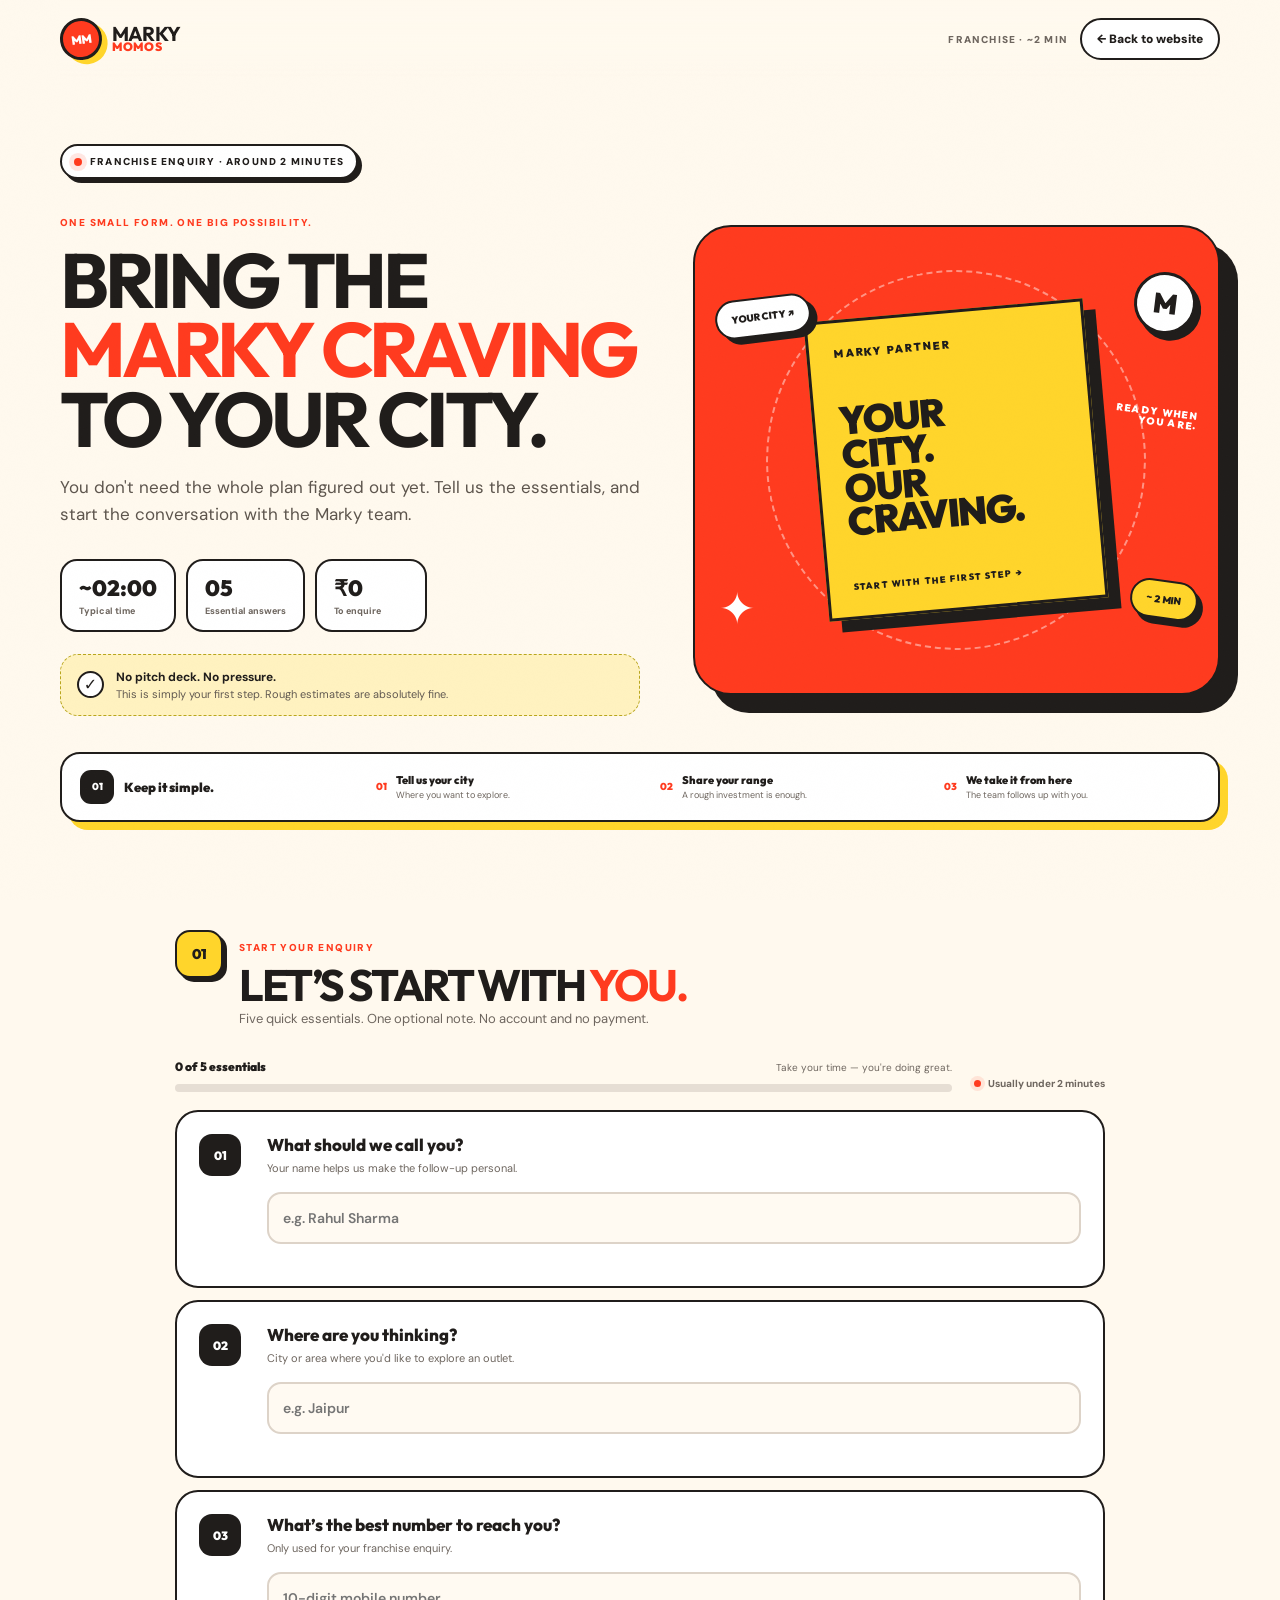
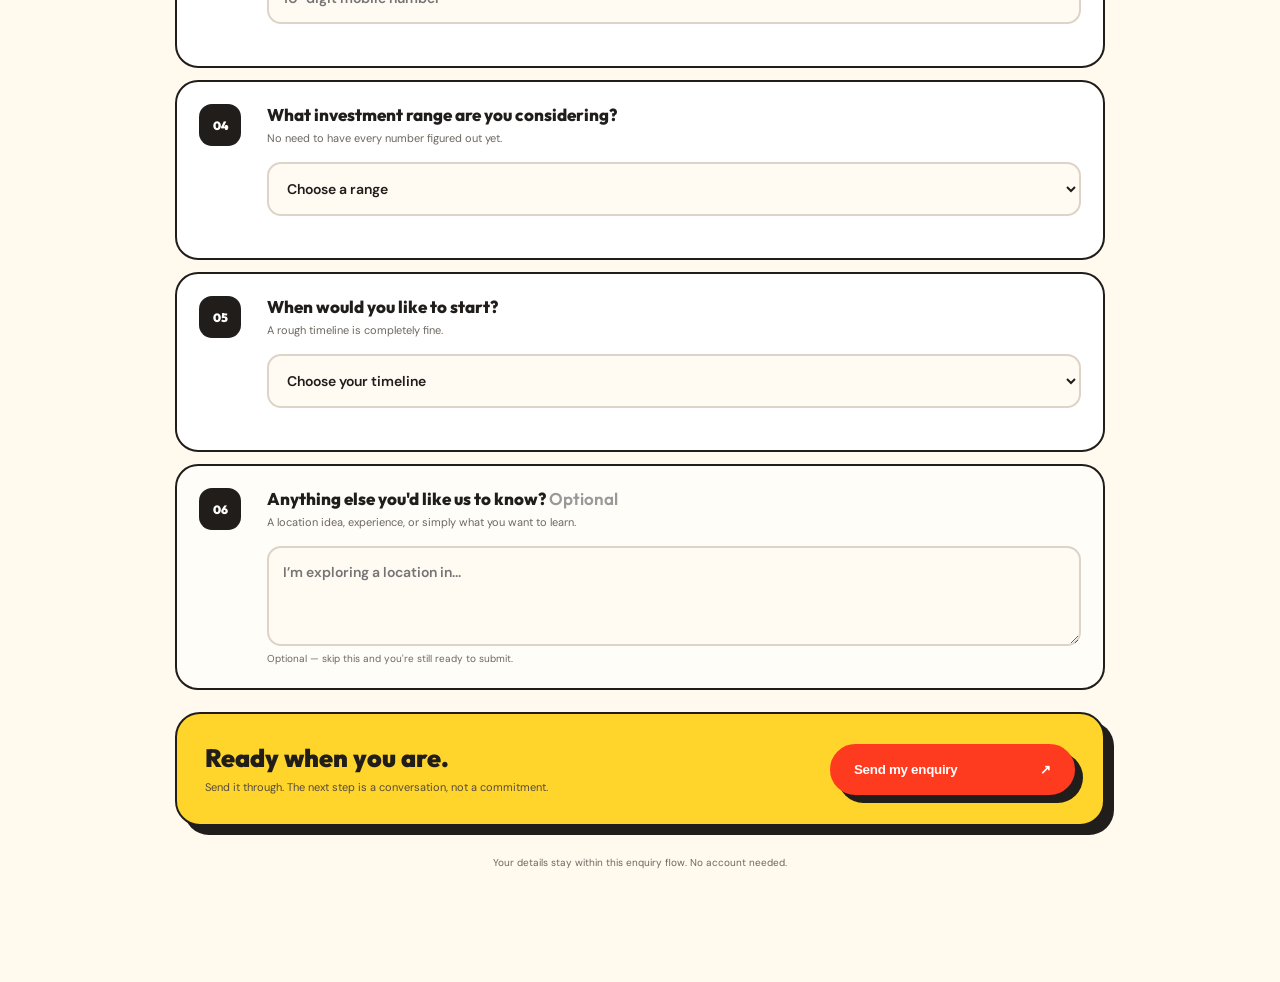
<file: franchise.html>
<!doctype html>
<html lang="en">
<head>
<meta charset="utf-8">
<meta name="viewport" content="width=device-width, initial-scale=1">
<title>Franchise Enquiry — Marky Momos</title>
<meta name="description" content="Start a Marky Momos franchise conversation in around 2 minutes. Share the essentials and let the team take it from there.">
<link rel="preconnect" href="https://fonts.googleapis.com">
<link rel="preconnect" href="https://fonts.gstatic.com" crossorigin>
<link href="https://fonts.googleapis.com/css2?family=DM+Sans:wght@400;500;600;700;800&family=Outfit:wght@500;600;700;800;900&display=swap" rel="stylesheet">
<link rel="stylesheet" href="styles.css">
<link rel="stylesheet" href="franchise.css">
</head>
<body class="franchise-page">
<div class="noise"></div>
<header class="nav shell franchise-nav">
  <a class="brand" href="index.html" aria-label="Marky Momos home">
    <span class="brand-mark"><span>MM</span></span>
    <span class="brand-word"><b>MARKY</b><em>MOMOS</em></span>
  </a>
  <div class="franchise-nav-right">
    <span class="nav-proof">FRANCHISE · ~2 MIN</span>
    <a class="back-home" href="index.html">← Back to website</a>
  </div>
</header>

<main>
<section class="franchise-hero shell">
  <div class="hero-kicker"><span class="live-dot"></span> FRANCHISE ENQUIRY · AROUND 2 MINUTES</div>
  <div class="hero-grid">
    <div class="hero-content">
      <p class="mini-label">ONE SMALL FORM. ONE BIG POSSIBILITY.</p>
      <h1>Bring the <span>Marky craving</span><br>to your city.</h1>
      <p class="hero-lede">You don't need the whole plan figured out yet. Tell us the essentials, and start the conversation with the Marky team.</p>

      <div class="promise-row">
        <div><b>~02:00</b><span>Typical time</span></div>
        <div><b>05</b><span>Essential answers</span></div>
        <div><b>₹0</b><span>To enquire</span></div>
      </div>

      <div class="reassurance">
        <span>✓</span>
        <div>
          <strong>No pitch deck. No pressure.</strong>
          <small>This is simply your first step. Rough estimates are absolutely fine.</small>
        </div>
      </div>
    </div>

    <div class="hero-art" aria-hidden="true">
      <div class="orbit orbit-a"></div><div class="orbit orbit-b"></div>
      <div class="art-card card-main">
        <span>MARKY PARTNER</span>
        <b>YOUR<br>CITY.<br>OUR CRAVING.</b>
        <small>START WITH THE FIRST STEP →</small>
      </div>
      <div class="art-chip chip-city">YOUR CITY ↗</div>
      <div class="art-chip chip-time">~ 2 MIN</div>
      <div class="art-dumpling">M</div>
      <div class="art-star">✦</div>
      <div class="art-caption">READY WHEN<br>YOU ARE.</div>
    </div>
  </div>

  <div class="journey-strip" aria-label="What happens next">
    <div class="journey-intro"><span>01</span><strong>Keep it simple.</strong></div>
    <div class="journey-step"><span>01</span><div><b>Tell us your city</b><small>Where you want to explore.</small></div></div>
    <div class="journey-line"></div>
    <div class="journey-step"><span>02</span><div><b>Share your range</b><small>A rough investment is enough.</small></div></div>
    <div class="journey-line"></div>
    <div class="journey-step"><span>03</span><div><b>We take it from here</b><small>The team follows up with you.</small></div></div>
  </div>
</section>

<section class="form-zone shell">
  <div class="form-intro">
    <div class="step-badge">01</div>
    <div>
      <p class="mini-label">START YOUR ENQUIRY</p>
      <h2>Let’s start with <span>you.</span></h2>
      <p>Five quick essentials. One optional note. No account and no payment.</p>
    </div>
  </div>

  <div class="form-meta-row">
    <div class="form-progress" aria-live="polite">
      <div class="progress-copy"><strong id="progressText">0 of 5 essentials</strong><span id="progressHint">Take your time — you're doing great.</span></div>
      <div class="progress-track"><span id="progressBar"></span></div>
    </div>
    <div class="form-time"><span class="time-dot"></span> Usually under 2 minutes</div>
  </div>

  <form id="franchiseForm" novalidate>
    <div class="question-card" data-field-card>
      <div class="question-no">01</div>
      <label for="franchiseName"><strong>What should we call you?</strong><span>Your name helps us make the follow-up personal.</span></label>
      <div class="field-wrap"><input id="franchiseName" name="name" autocomplete="name" placeholder="e.g. Rahul Sharma" required><small class="field-feedback" aria-live="polite"></small></div>
    </div>

    <div class="question-card" data-field-card>
      <div class="question-no">02</div>
      <label for="franchiseCity"><strong>Where are you thinking?</strong><span>City or area where you'd like to explore an outlet.</span></label>
      <div class="field-wrap"><input id="franchiseCity" name="city" autocomplete="address-level2" placeholder="e.g. Jaipur" required><small class="field-feedback" aria-live="polite"></small></div>
    </div>

    <div class="question-card" data-field-card>
      <div class="question-no">03</div>
      <label for="franchisePhone"><strong>What’s the best number to reach you?</strong><span>Only used for your franchise enquiry.</span></label>
      <div class="field-wrap"><input id="franchisePhone" name="phone" autocomplete="tel" inputmode="tel" maxlength="15" placeholder="10-digit mobile number" required><small class="field-feedback" aria-live="polite"></small></div>
    </div>

    <div class="question-card" data-field-card>
      <div class="question-no">04</div>
      <label for="franchiseInvestment"><strong>What investment range are you considering?</strong><span>No need to have every number figured out yet.</span></label>
      <div class="field-wrap"><select id="franchiseInvestment" name="investment" required>
        <option value="" selected disabled>Choose a range</option>
        <option>15–20 lakh</option><option>20–30 lakh</option><option>30 lakh+</option><option>Still figuring it out</option>
      </select><small class="field-feedback" aria-live="polite"></small></div>
    </div>

    <div class="question-card" data-field-card>
      <div class="question-no">05</div>
      <label for="franchiseStart"><strong>When would you like to start?</strong><span>A rough timeline is completely fine.</span></label>
      <div class="field-wrap"><select id="franchiseStart" name="start" required>
        <option value="" selected disabled>Choose your timeline</option>
        <option>Immediately</option><option>In a month</option><option>In 3 months</option><option>Just researching</option>
      </select><small class="field-feedback" aria-live="polite"></small></div>
    </div>

    <div class="question-card optional-card" data-field-card>
      <div class="question-no">06</div>
      <label for="franchiseNote"><strong>Anything else you'd like us to know? <em>Optional</em></strong><span>A location idea, experience, or simply what you want to learn.</span></label>
      <div class="field-wrap"><textarea id="franchiseNote" name="note" maxlength="500" placeholder="I’m exploring a location in..."></textarea><small class="field-feedback">Optional — skip this and you're still ready to submit.</small></div>
    </div>

    <input class="trap-field" id="franchiseWebsite" name="website" tabindex="-1" autocomplete="off" aria-hidden="true">
    <input type="hidden" id="franchiseSource" name="source" value="marky-momos-franchise-page">

    <div class="submit-zone">
      <div>
        <div class="submit-title">Ready when you are.</div>
        <p>Send it through. The next step is a conversation, not a commitment.</p>
      </div>
      <button class="btn btn-red btn-pop submit-btn" type="submit"><span>Send my enquiry</span><span>↗</span></button>
    </div>
    <p id="franchiseNoteStatus" class="form-status" aria-live="polite">Your details stay within this enquiry flow. No account needed.</p>
  </form>
</section>
</main>

<div class="success-modal" id="successModal" aria-hidden="true">
  <div class="success-backdrop" data-success-close></div>
  <div class="success-dialog achievement-dialog" role="dialog" aria-modal="true" aria-labelledby="successTitle">
    <button class="success-close" data-success-close aria-label="Close">×</button>
    <div class="success-burst" aria-hidden="true"><i></i><i></i><i></i><i></i><i></i><i></i><i></i><i></i></div>
    <div class="achievement-icon"><span>✓</span></div>
    <p class="success-kicker">STEP 01 · COMPLETE</p>
    <h3 id="successTitle">You’re officially on the next step.</h3>
    <p>Your franchise enquiry is in. Nice work — you just turned an idea into a real conversation.</p>
    <div class="next-card"><span>02</span><div><strong>What happens next?</strong><small>The Marky team reviews your details and follows up about the opportunity.</small></div></div>
    <a class="btn btn-black success-home" href="index.html">Back to Marky Momos <span>↗</span></a>
  </div>
</div>
<script src="franchise.js"></script>
</body>
</html>
</file>
<file: styles.css>
:root{--red:#ff3b1f;--red-dark:#c92d18;--yellow:#ffd52b;--black:#11100f;--paper:#fff9ee;--ink:#201d1b;--muted:#6e665f;--line:#1d19161c;--white:#fff;--radius:28px;--shadow:0 20px 50px rgba(32,25,20,.12)}
*{box-sizing:border-box}html{scroll-behavior:smooth}body{margin:0;background:var(--paper);color:var(--ink);font-family:'DM Sans',system-ui,sans-serif;overflow-x:hidden}.noise{position:fixed;inset:0;pointer-events:none;opacity:.06;background-image:url("data:image/svg+xml,%3Csvg xmlns='http://www.w3.org/2000/svg' width='160' height='160' viewBox='0 0 160 160'%3E%3Cfilter id='n'%3E%3CfeTurbulence type='fractalNoise' baseFrequency='.85' numOctaves='3' stitchTiles='stitch'/%3E%3C/filter%3E%3Crect width='100%25' height='100%25' filter='url(%23n)' opacity='.18'/%3E%3C/svg%3E");z-index:40}.scroll-line{position:fixed;left:0;top:0;height:4px;background:var(--red);width:0;z-index:100}.shell{width:min(1160px,calc(100% - 40px));margin:0 auto}.section-pad{padding:110px 0}.nav{position:sticky;top:0;z-index:50;display:flex;align-items:center;justify-content:space-between;gap:24px;padding:18px 0;background:linear-gradient(var(--paper),rgba(255,249,238,.88) 65%,transparent)}.brand{display:inline-flex;align-items:center;gap:10px;color:var(--ink);text-decoration:none}.brand-mark{width:42px;height:42px;background:var(--red);border:3px solid var(--ink);border-radius:50%;display:grid;place-items:center;transform:rotate(-8deg);box-shadow:5px 5px 0 var(--yellow)}.brand-mark span{font-family:Outfit,sans-serif;font-size:12px;font-weight:900;color:#fff;letter-spacing:-.04em}.brand-word{display:flex;flex-direction:column;line-height:.84;letter-spacing:-.05em}.brand-word b{font-family:Outfit,sans-serif;font-size:20px}.brand-word em{font-style:normal;font-family:Outfit,sans-serif;font-weight:900;font-size:12px;color:var(--red);letter-spacing:.06em}.nav-links{display:flex;gap:28px}.nav-links a,.footer-links a{font-size:14px;font-weight:700;color:var(--ink);text-decoration:none;position:relative}.nav-links a:after,.footer-links a:after{content:'';position:absolute;left:0;bottom:-6px;width:100%;height:2px;background:var(--red);transform:scaleX(0);transform-origin:right;transition:transform .25s ease}.nav-links a:hover:after,.footer-links a:hover:after{transform:scaleX(1);transform-origin:left}.nav-actions{display:flex;gap:10px}.pill{padding:10px 16px;border-radius:999px;text-decoration:none;font-weight:800;font-size:13px;border:2px solid var(--ink)}.pill-light{background:#fff}.pill-red{background:var(--red);color:#fff;border-color:var(--red)}
.eyebrow{display:inline-flex;align-items:center;gap:9px;font-size:11px;font-weight:900;letter-spacing:.16em;text-transform:uppercase}.dot{width:8px;height:8px;border-radius:50%;background:var(--red);box-shadow:0 0 0 5px rgba(255,59,31,.12)}h1,h2,h3{font-family:Outfit,sans-serif;margin:0;letter-spacing:-.055em}h1{font-size:clamp(64px,9vw,132px);line-height:.79;text-transform:uppercase}h1 span,h2 span{color:var(--red)}h2{font-size:clamp(52px,7vw,90px);line-height:.86;text-transform:uppercase}h3{font-size:clamp(28px,3vw,44px);line-height:.92}p{font-size:16px;line-height:1.65;color:var(--muted)}
.hero{display:grid;grid-template-columns:1.02fr .98fr;gap:50px;align-items:center;min-height:720px}.hero-copy{padding-top:30px}.hero-copy>p{max-width:560px;font-size:19px}.hero-ctas{display:flex;gap:14px;margin:32px 0}.btn{display:inline-flex;align-items:center;justify-content:center;gap:14px;padding:16px 22px;border-radius:999px;text-decoration:none;font-weight:900;letter-spacing:-.02em;border:2px solid var(--ink);transition:transform .18s ease,box-shadow .18s ease,background .18s ease}.btn-red{background:var(--red);color:#fff;border-color:var(--red);box-shadow:8px 8px 0 var(--ink)}.btn-outline{background:transparent;color:var(--ink)}.btn-black{background:var(--ink);color:#fff}.btn-pop:hover{transform:translate(-2px,-2px);box-shadow:10px 10px 0 var(--yellow)}.btn:active{transform:translate(1px,1px)}.hero-trust{display:flex;flex-wrap:wrap;gap:28px;margin-top:36px;padding-top:18px;border-top:1px solid var(--line)}.hero-trust div{display:flex;flex-direction:column}.hero-trust strong{font-family:Outfit,sans-serif;font-size:22px}.hero-trust span{font-size:11px;color:var(--muted);max-width:145px}.hero-visual{position:relative;min-height:650px;display:flex;align-items:center;justify-content:center}.hero-card{position:relative;width:min(560px,94%);border-radius:40px;padding:16px;background:var(--yellow);border:2px solid var(--ink);box-shadow:18px 18px 0 var(--ink);transform:rotate(2.5deg);overflow:visible}.hero-image-wrap{position:relative;height:535px;border-radius:30px;overflow:hidden;background:#d8cda7}.hero-image-wrap img{width:100%;height:100%;object-fit:cover;display:block;filter:saturate(1.12) contrast(1.02)}.hero-caption{padding:18px 10px 12px;display:flex;flex-direction:column}.hero-caption span{font-size:11px;font-weight:900;letter-spacing:.14em}.hero-caption b{font-family:Outfit,sans-serif;font-size:28px;line-height:1}.hero-caption small{font-size:12px;margin-top:3px}.hero-sticker{position:absolute;right:-28px;top:30px;display:grid;place-items:center;width:116px;height:116px;background:var(--red);color:#fff;border:3px solid var(--ink);border-radius:50%;font-family:Outfit,sans-serif;font-weight:900;font-size:17px;line-height:.83;text-align:center;transform:rotate(12deg);box-shadow:8px 8px 0 var(--white)}.float-chip{position:absolute;padding:13px 17px;border:2px solid var(--ink);border-radius:999px;font-weight:900;box-shadow:6px 6px 0 var(--ink)}.chip-yellow{left:-20px;top:120px;background:var(--yellow);transform:rotate(-8deg)}.chip-white{right:4px;bottom:92px;background:#fff;transform:rotate(7deg)}.scribble{position:absolute;left:8px;bottom:20px;font-family:Outfit,sans-serif;font-weight:900;font-size:20px;line-height:.8;color:var(--red);transform:rotate(-12deg);text-shadow:2px 2px 0 #fff}
.steam{position:absolute;width:25px;height:110px;border:4px solid rgba(255,255,255,.7);border-left-color:transparent;border-bottom-color:transparent;border-radius:50%;filter:blur(.3px);top:26px;opacity:.75}.steam-a{left:34%;animation:steam 3.2s infinite ease-in-out}.steam-b{left:48%;animation:steam 2.7s .8s infinite ease-in-out}.steam-c{left:62%;animation:steam 3.6s 1.2s infinite ease-in-out}@keyframes steam{0%,100%{transform:translateY(5px) rotate(8deg);opacity:0}25%{opacity:.75}60%{transform:translate(-8px,-25px) rotate(-5deg)}100%{transform:translate(8px,-58px) rotate(15deg);opacity:0}}
.ticker-band{background:var(--red);color:#fff;border-top:2px solid var(--ink);border-bottom:2px solid var(--ink);overflow:hidden;white-space:nowrap}.ticker-track{display:inline-flex;align-items:center;gap:26px;padding:15px 0;min-width:100%;font-family:Outfit,sans-serif;font-size:18px;font-weight:900;letter-spacing:.05em;animation:ticker 24s linear infinite}.ticker-track i{font-style:normal;color:var(--yellow)}@keyframes ticker{to{transform:translateX(-48%)}}
.section-head{display:grid;grid-template-columns:1fr 1fr;gap:40px;align-items:end;margin-bottom:44px}.section-head>p{max-width:500px;margin:0 0 4px}.menu-grid{display:grid;grid-template-columns:1.2fr .8fr .8fr;grid-template-rows:auto auto;gap:18px}.menu-card{border:2px solid var(--ink);border-radius:var(--radius);min-height:285px;position:relative;overflow:hidden;box-shadow:var(--shadow);transition:transform .2s ease,box-shadow .2s ease}.menu-card:hover{box-shadow:14px 14px 0 var(--ink)}.menu-main{grid-row:span 2;background:#fff}.menu-img{height:245px;overflow:hidden}.menu-img img{width:100%;height:100%;object-fit:cover;display:block;transition:transform .55s cubic-bezier(.2,.8,.2,1)}.menu-card:hover .menu-img img{transform:scale(1.065)}.menu-meta{display:flex;gap:8px;align-items:center;padding:14px 18px 0}.tag{display:inline-flex;padding:7px 10px;border-radius:999px;font-size:10px;letter-spacing:.1em;font-weight:900}.tag-red{background:var(--red);color:#fff}.tag-dark{background:var(--ink);color:#fff}.tag-yellow{background:var(--yellow);color:var(--ink)}.dish-type{font-size:11px;font-weight:900;color:var(--muted)}.menu-main h3,.menu-main p{padding-left:18px;padding-right:18px}.menu-main h3{margin-top:10px}.menu-main p{margin-bottom:20px}.card-arrow{position:absolute;right:18px;bottom:18px;width:46px;height:46px;border-radius:50%;background:var(--yellow);border:2px solid var(--ink);display:grid;place-items:center;font-weight:900}.menu-yellow{background:var(--yellow);padding:26px}.menu-black{background:var(--ink);color:#fff;padding:26px}.menu-card .number{font-family:Outfit,sans-serif;font-size:14px;opacity:.75;margin-bottom:70px}.food-icon{font-size:54px;margin-bottom:16px;filter:drop-shadow(4px 4px 0 rgba(0,0,0,.12))}.menu-card p{margin:9px 0 19px}.text-link{font-size:13px;font-weight:900;text-decoration:none;color:var(--ink)}.text-link.light{color:#fff}.menu-side{grid-column:2/4;background:#fff;display:grid;grid-template-columns:.95fr 1.05fr;min-height:255px}.side-img{height:100%}.side-copy{padding:30px}.side-copy h3{margin:16px 0 20px;font-size:34px}.mini-btn{display:inline-flex;padding:11px 14px;border:2px solid var(--ink);border-radius:999px;text-decoration:none;color:var(--ink);font-weight:900;font-size:12px;background:var(--yellow)}
.feature-strip{display:grid;grid-template-columns:1.08fr .92fr;gap:0;border:2px solid var(--ink);border-radius:38px;overflow:hidden;background:var(--yellow);box-shadow:18px 18px 0 var(--ink)}.feature-photo{min-height:560px}.feature-photo img{width:100%;height:100%;object-fit:cover;display:block}.feature-copy{padding:62px 56px;display:flex;flex-direction:column;justify-content:center}.feature-copy h2{margin-top:14px}.feature-copy p{max-width:470px}.feature-copy .btn{align-self:flex-start;margin-top:16px}
.order-board{border:2px solid var(--ink);border-radius:34px;background:var(--red);color:#fff;padding:46px;display:grid;grid-template-columns:1fr .8fr;gap:30px;box-shadow:16px 16px 0 var(--ink)}.order-board .eyebrow{color:var(--yellow)}.order-title h2{margin-top:14px;color:#fff}.order-title h2 span{color:var(--yellow)}.order-copy p{color:#ffe5da;max-width:420px}.order-buttons{grid-column:1/-1;display:grid;grid-template-columns:repeat(4,1fr);gap:12px}.order-btn{background:#fff;border:2px solid var(--ink);border-radius:22px;text-decoration:none;color:var(--ink);padding:18px;display:flex;flex-direction:column;gap:22px;min-height:145px;transition:transform .2s ease,box-shadow .2s ease}.order-btn:hover{transform:translateY(-7px) rotate(-1deg);box-shadow:7px 7px 0 var(--yellow)}.order-btn strong{font-family:Outfit,sans-serif;font-size:24px}.order-btn span{font-size:11px;font-weight:900}.zomato{background:#fff}.swiggy{background:var(--yellow)}.whatsapp{background:#fff}.call{background:#171512;color:#fff}.call span{color:#fff}
.outlet-grid{display:grid;grid-template-columns:repeat(2,1fr);gap:14px}.outlet-card{background:#fff;border:2px solid var(--ink);border-radius:22px;padding:24px;min-height:188px;box-shadow:7px 7px 0 rgba(17,16,15,.12);transition:transform .2s ease,box-shadow .2s ease}.outlet-card:hover{transform:translateY(-5px);box-shadow:10px 10px 0 var(--ink)}.outlet-card.featured{background:var(--yellow)}.outlet-top{display:flex;align-items:center;gap:10px}.outlet-top span{font:900 13px Outfit}.outlet-top b{font:900 20px Outfit;letter-spacing:-.03em}.outlet-top em{font-style:normal;margin-left:auto;font-size:10px;font-weight:900;color:var(--red)}.outlet-card p{font-size:13px;margin:20px 0;max-width:420px}.outlet-actions{display:flex;gap:10px}.outlet-actions a{font-size:11px;font-weight:900;text-decoration:none;color:var(--ink);padding:10px 12px;border:2px solid var(--ink);border-radius:999px;background:rgba(255,255,255,.5)}.directory-cta{display:flex;justify-content:space-between;align-items:center;gap:20px;margin-top:22px;padding-top:24px;border-top:1px dashed var(--line)}.directory-cta span{font-weight:800}
.review-board{display:grid;grid-template-columns:1fr 1fr;gap:18px}.rating-stack{display:grid;grid-template-columns:1fr 1fr;gap:14px}.platform-card{background:#fff;border:2px solid var(--ink);border-radius:24px;padding:25px;min-height:210px;display:flex;flex-direction:column;box-shadow:7px 7px 0 rgba(17,16,15,.12)}.platform-card.red-card{background:var(--red);color:#fff}.platform-card.yellow-card{background:var(--yellow)}.platform-card span{font-size:12px;font-weight:900;text-transform:uppercase;letter-spacing:.12em}.platform-card strong{font:900 54px/.9 Outfit;margin:28px 0 8px}.platform-card strong span{font-size:18px;letter-spacing:0}.platform-card small{font-size:11px;opacity:.82}.platform-card a{margin-top:auto;font-size:11px;font-weight:900;text-decoration:none;color:inherit}.review-form-card{background:#181613;color:#fff;border:2px solid var(--ink);border-radius:24px;padding:30px}.review-form-head h3{margin-top:10px;color:#fff}.rating-input{display:flex;gap:6px;margin:20px 0}.rating-input button{appearance:none;border:0;background:#2b2824;color:#5f5952;width:40px;height:40px;border-radius:50%;cursor:pointer;font-size:17px;transition:transform .15s ease,color .15s ease,background .15s ease}.rating-input button.active{color:var(--yellow);background:#403b34;transform:scale(1.07)}#reviewForm input,#reviewForm textarea{width:100%;padding:15px 14px;border-radius:15px;border:2px solid #3c3731;background:#24211d;color:#fff;font:600 14px 'DM Sans',sans-serif;margin-bottom:10px;outline:none}#reviewForm textarea{min-height:120px;resize:vertical}#reviewForm input:focus,#reviewForm textarea:focus{border-color:var(--yellow)}.form-note{font-size:10px;color:#9a9288;margin:12px 0 0}.review-wall{display:grid;grid-template-columns:repeat(3,1fr);gap:14px;margin-top:18px}.user-review{background:#fff;border:2px solid var(--ink);border-radius:20px;padding:20px}.user-review .stars{color:var(--red);font-size:14px;letter-spacing:.12em}.user-review b{display:block;font-family:Outfit;font-size:18px;margin-top:10px}.user-review p{font-size:13px;margin:7px 0 0}
.story-card{border:2px solid var(--ink);border-radius:36px;overflow:hidden;background:var(--black);color:#fff;display:grid;grid-template-columns:1fr .95fr;min-height:560px;box-shadow:18px 18px 0 var(--yellow)}.story-copy{padding:64px}.story-copy h2{margin-top:14px}.story-copy h2 span{color:var(--yellow)}.story-copy p{color:#cfc9c1;max-width:520px}.story-points{display:flex;gap:18px;margin-top:42px;flex-wrap:wrap}.story-points span{font:800 12px Outfit;color:var(--yellow)}.story-graphic{position:relative;min-height:560px;background:var(--red);overflow:hidden}.orbit{position:absolute;border:2px dashed rgba(255,255,255,.5);border-radius:50%;left:50%;top:50%;transform:translate(-50%,-50%)}.orbit-one{width:350px;height:350px;animation:spin 18s linear infinite}.orbit-two{width:220px;height:220px;animation:spinReverse 12s linear infinite}@keyframes spin{to{transform:translate(-50%,-50%) rotate(360deg)}}@keyframes spinReverse{to{transform:translate(-50%,-50%) rotate(-360deg)}}.dumpling{position:absolute;font-size:78px;filter:drop-shadow(8px 8px 0 rgba(17,16,15,.22))}.dumpling-one{left:18%;top:17%;animation:bob 4s ease-in-out infinite}.dumpling-two{right:14%;top:46%;animation:bob 5s .7s ease-in-out infinite}.dumpling-three{left:40%;bottom:14%;animation:bob 4.5s 1.1s ease-in-out infinite}@keyframes bob{50%{transform:translateY(-14px) rotate(8deg)}}.story-label{position:absolute;left:50%;top:50%;transform:translate(-50%,-50%) rotate(-6deg);font:900 46px/.8 Outfit;text-align:center;color:#fff;text-shadow:5px 5px 0 var(--ink)}
.footer{display:grid;grid-template-columns:1fr 1fr 1fr;gap:30px;padding:70px 0 90px;border-top:2px solid var(--ink);align-items:end}.footer-brand p{font-size:12px;margin:12px 0 0}.footer-links{display:flex;justify-content:center;gap:18px;flex-wrap:wrap}.footer-note{font-size:10px;line-height:1.5;color:var(--muted);text-align:right}
.reveal{opacity:0;transform:translateY(28px);transition:opacity .8s ease,transform .8s cubic-bezier(.2,.8,.2,1)}.reveal.is-in{opacity:1;transform:none}.reveal-delay{transition-delay:.15s}.tilt{transform-style:preserve-3d}
@media(max-width:980px){.nav-links{display:none}.hero{grid-template-columns:1fr}.hero-visual{min-height:590px}.section-head{grid-template-columns:1fr}.menu-grid{grid-template-columns:1fr 1fr}.menu-main{grid-row:span 1}.menu-side{grid-column:1/-1}.order-buttons{grid-template-columns:1fr 1fr}.review-board{grid-template-columns:1fr}.review-wall{grid-template-columns:1fr 1fr}.story-card{grid-template-columns:1fr}.story-graphic{min-height:470px}.footer{grid-template-columns:1fr}.footer-links{justify-content:flex-start}.footer-note{text-align:left}}
@media(max-width:640px){.shell{width:min(100% - 24px,1160px)}.nav{padding-top:14px}.nav-actions .pill-light{display:none}.hero{min-height:auto;padding-top:45px}.hero-copy>p{font-size:16px}.hero-trust{gap:18px}.hero-visual{min-height:500px}.hero-card{width:96%;border-radius:28px}.hero-image-wrap{height:390px}.hero-sticker{width:88px;height:88px;font-size:13px;right:-8px}.chip-yellow{left:-5px;top:80px}.chip-white{right:-3px;bottom:58px}.scribble{display:none}.section-pad{padding:78px 0}.section-head{margin-bottom:28px}.menu-grid{grid-template-columns:1fr}.menu-side{grid-column:auto;grid-template-columns:1fr;}.side-img{height:235px}.feature-strip{grid-template-columns:1fr;box-shadow:12px 12px 0 var(--ink)}.feature-copy{padding:34px 26px}.order-board{grid-template-columns:1fr;padding:30px;box-shadow:10px 10px 0 var(--ink)}.order-buttons{grid-template-columns:1fr}.outlet-grid{grid-template-columns:1fr}.directory-cta{align-items:flex-start;flex-direction:column}.rating-stack{grid-template-columns:1fr}.review-wall{grid-template-columns:1fr}.story-copy{padding:34px}.story-graphic{min-height:390px}.story-label{font-size:34px}.dumpling{font-size:56px}.footer{padding-bottom:60px}}

/* Franchise conversion flow */
.franchise-section{padding-top:60px}.franchise-shell{display:grid;grid-template-columns:.95fr 1.05fr;gap:18px;align-items:stretch}.franchise-copy{border:2px solid var(--ink);border-radius:34px;background:var(--yellow);padding:48px;box-shadow:16px 16px 0 var(--ink)}.franchise-copy h2{margin-top:15px}.franchise-copy h2 span{color:var(--red)}.franchise-copy>p{max-width:520px;color:#40382f}.franchise-points{display:grid;gap:12px;margin-top:32px}.franchise-points div{display:flex;align-items:center;gap:12px;padding:13px 15px;border:2px solid var(--ink);border-radius:17px;background:rgba(255,255,255,.34)}.franchise-points b{font:900 14px Outfit;min-width:30px}.franchise-points span{font-size:13px;font-weight:800}.trust-line{display:flex;align-items:flex-start;gap:10px;margin-top:24px;padding-top:20px;border-top:1px dashed rgba(32,29,27,.25);font-size:11px;font-weight:800;line-height:1.5;max-width:520px}.trust-tick{display:grid;place-items:center;width:21px;height:21px;border:2px solid var(--ink);border-radius:50%;background:#fff;flex:0 0 auto}.franchise-card{border:2px solid var(--ink);border-radius:34px;background:#fff;padding:34px;box-shadow:16px 16px 0 var(--red)}.franchise-card-head{margin-bottom:22px}.franchise-card-head h3{font-size:42px;margin-top:10px}.franchise-card-head p{font-size:13px;margin:7px 0 0}.franchise-card form{display:grid;gap:12px}.field-row{display:grid;grid-template-columns:1fr 1fr;gap:12px}.franchise-card label{display:grid;gap:7px}.franchise-card label>span{font-size:11px;font-weight:900;letter-spacing:.02em}.franchise-card label em{font-style:normal;color:var(--muted);font-weight:500}.franchise-card input,.franchise-card select,.franchise-card textarea{width:100%;padding:14px;border-radius:15px;border:2px solid #dad1c7;background:#fffaf2;color:var(--ink);font:600 14px 'DM Sans',sans-serif;outline:none}.franchise-card textarea{min-height:86px;resize:vertical}.franchise-card input:focus,.franchise-card select:focus,.franchise-card textarea:focus{border-color:var(--red);box-shadow:0 0 0 4px rgba(255,59,31,.09)}.franchise-submit{width:100%;justify-content:space-between;margin-top:3px}.franchise-note{display:flex;align-items:center;justify-content:center;gap:8px;text-align:center}.franchise-note:before{content:'•';color:var(--red);font-size:16px}.trap-field{position:absolute!important;left:-10000px!important;width:1px!important;height:1px!important;opacity:0!important;pointer-events:none!important}.franchise-section .eyebrow{font-size:10px}.success-modal{position:fixed;inset:0;z-index:120;display:none;align-items:center;justify-content:center;padding:22px}.success-modal.is-open{display:flex}.success-backdrop{position:absolute;inset:0;background:rgba(17,16,15,.66);backdrop-filter:blur(7px)}.success-dialog{position:relative;width:min(500px,100%);padding:38px;border:2px solid var(--ink);border-radius:30px;background:var(--paper);box-shadow:14px 14px 0 var(--yellow);text-align:left;animation:successIn .35s cubic-bezier(.2,.8,.2,1)}.success-dialog .eyebrow{color:var(--red);margin-top:4px}.success-dialog h3{font-size:42px;margin:12px 0 0}.success-dialog p{max-width:420px;margin:12px 0 24px}.success-icon{width:82px;height:82px;border-radius:50%;background:var(--red);border:3px solid var(--ink);display:grid;place-items:center;box-shadow:7px 7px 0 var(--ink);margin-bottom:22px;animation:popTick .5s .08s both cubic-bezier(.2,.8,.2,1)}.success-icon span{width:44px;height:44px;border-radius:50%;display:grid;place-items:center;border:3px solid #fff;color:#fff;font:900 26px Outfit}.success-close{position:absolute;right:15px;top:12px;width:38px;height:38px;border:2px solid var(--ink);border-radius:50%;background:#fff;font-size:22px;cursor:pointer}.success-dialog .btn{width:auto}.success-dialog .btn-black{background:var(--ink)}@keyframes successIn{from{opacity:0;transform:translateY(16px) scale(.97)}to{opacity:1;transform:none}}@keyframes popTick{from{transform:scale(.4) rotate(-18deg);opacity:0}to{transform:scale(1) rotate(0);opacity:1}}
@media(max-width:980px){.franchise-shell{grid-template-columns:1fr}.franchise-copy{box-shadow:12px 12px 0 var(--ink)}.franchise-card{box-shadow:12px 12px 0 var(--red)}}
@media(max-width:640px){.franchise-copy{padding:32px 26px}.franchise-card{padding:25px 20px}.field-row{grid-template-columns:1fr}.franchise-card-head h3{font-size:35px}.success-dialog{padding:30px 24px}.success-dialog h3{font-size:34px}}

/* Franchise teaser on homepage */
.franchise-teaser{display:flex;justify-content:space-between;align-items:center;gap:30px;padding:42px 46px;border:2px solid var(--ink);border-radius:34px;background:var(--yellow);box-shadow:16px 16px 0 var(--ink)}
.franchise-teaser h2{margin-top:12px;max-width:700px}
.franchise-teaser h2 span{color:var(--red)}
.franchise-teaser p{max-width:650px;margin:10px 0 0;color:#40382f}
.franchise-teaser .btn{flex:0 0 auto}
@media(max-width:640px){.franchise-teaser{flex-direction:column;align-items:flex-start;padding:30px 25px;box-shadow:10px 10px 0 var(--ink)}.franchise-teaser .btn{width:100%}}
</file>
<file: franchise.css>
/* Franchise enquiry experience — same Marky visual system, higher-conversion form UX. */
.franchise-page{background:var(--paper);min-height:100vh}
.franchise-nav{padding-top:18px}
.franchise-nav-right{display:flex;align-items:center;gap:12px}
.nav-proof{font-size:10px;font-weight:900;letter-spacing:.12em;color:var(--muted)}
.back-home{font-size:12px;font-weight:900;color:var(--ink);text-decoration:none;border:2px solid var(--ink);padding:11px 15px;border-radius:999px;background:#fff;transition:.2s}
.back-home:hover{transform:translateY(-2px);box-shadow:4px 4px 0 var(--ink)}
.franchise-hero{padding:66px 0 54px}
.hero-kicker{display:inline-flex;align-items:center;gap:8px;font-size:10px;font-weight:900;letter-spacing:.12em;padding:9px 12px;border:2px solid var(--ink);border-radius:999px;background:#fff;box-shadow:4px 4px 0 var(--ink)}
.live-dot{width:8px;height:8px;border-radius:50%;background:var(--red);box-shadow:0 0 0 5px rgba(255,59,31,.12);animation:livePulse 1.7s infinite}
@keyframes livePulse{50%{transform:scale(.7);opacity:.55}}
.hero-grid{display:grid;grid-template-columns:1.05fr .95fr;gap:50px;align-items:center;margin-top:26px}
.mini-label{font-size:10px;font-weight:900;letter-spacing:.14em;color:var(--red)}
.hero-content h1{font-size:clamp(50px,6vw,82px);line-height:.91;letter-spacing:-.055em;margin:13px 0 20px}
.hero-content h1 span{color:var(--red)}
.hero-lede{font-size:17px;line-height:1.6;max-width:650px;color:#5d554d}
.promise-row{display:flex;gap:10px;margin-top:30px}
.promise-row div{border:2px solid var(--ink);background:#fff;border-radius:17px;padding:13px 17px;min-width:112px}
.promise-row b{display:block;font:900 22px Outfit}.promise-row span{display:block;font-size:9px;font-weight:800;color:var(--muted);margin-top:3px}
.reassurance{display:flex;align-items:center;gap:12px;margin-top:22px;max-width:580px;padding:14px 16px;border-radius:18px;background:rgba(255,220,49,.24);border:1px dashed #b9a61e}
.reassurance>span{display:grid;place-items:center;width:27px;height:27px;border:2px solid var(--ink);border-radius:50%;background:#fff;font-weight:900;flex:0 0 auto}
.reassurance strong,.reassurance small{display:block}.reassurance strong{font-size:12px}.reassurance small{font-size:11px;color:#625a51;margin-top:2px}
.hero-art{height:470px;position:relative;border:2px solid var(--ink);border-radius:38px;background:var(--red);overflow:hidden;box-shadow:18px 18px 0 var(--ink)}
.orbit{position:absolute;border:2px dashed rgba(255,255,255,.45);border-radius:50%;left:50%;top:50%}.orbit-a{width:380px;height:380px;transform:translate(-50%,-50%) rotate(-12deg)}.orbit-b{width:250px;height:250px;transform:translate(-50%,-50%) rotate(22deg)}
.art-card{position:absolute;left:50%;top:50%;transform:translate(-50%,-50%) rotate(-5deg);width:280px;height:300px;border:3px solid var(--ink);background:var(--yellow);box-shadow:12px 12px 0 var(--ink);padding:24px;display:flex;flex-direction:column;justify-content:space-between}.art-card span{font:900 11px Outfit;letter-spacing:.18em}.art-card b{font:900 39px/.86 Outfit;letter-spacing:-.04em}.art-card small{font:900 9px Outfit;letter-spacing:.13em}
.art-chip{position:absolute;background:#fff;border:2px solid var(--ink);box-shadow:6px 6px 0 var(--ink);border-radius:999px;padding:11px 14px;font:900 10px Outfit}.chip-city{left:20px;top:70px;transform:rotate(-7deg)}.chip-time{right:20px;bottom:74px;transform:rotate(8deg);background:var(--yellow)}
.art-dumpling{position:absolute;right:22px;top:45px;width:62px;height:62px;border-radius:50%;display:grid;place-items:center;background:#fff;border:3px solid var(--ink);box-shadow:6px 6px 0 var(--ink);font:900 28px Outfit;transform:rotate(7deg);animation:floatDumpling 3.8s ease-in-out infinite}.art-star{position:absolute;left:24px;bottom:55px;color:#fff;font-size:44px;animation:spinStar 7s linear infinite}.art-caption{position:absolute;right:20px;top:180px;color:#fff;font:900 10px/1 Outfit;letter-spacing:.14em;text-align:right;transform:rotate(7deg)}
@keyframes floatDumpling{50%{transform:translateY(-15px) rotate(9deg)}}@keyframes spinStar{to{transform:rotate(360deg)}}
.journey-strip{display:grid;grid-template-columns:1.1fr 1fr auto 1fr auto 1fr;align-items:center;gap:14px;margin-top:36px;padding:16px 18px;border:2px solid var(--ink);border-radius:20px;background:#fff;box-shadow:8px 8px 0 var(--yellow)}
.journey-intro{display:flex;align-items:center;gap:10px}.journey-intro span{width:34px;height:34px;display:grid;place-items:center;border-radius:11px;background:var(--ink);color:#fff;font:900 10px Outfit}.journey-intro strong{font:900 13px Outfit}.journey-step{display:flex;align-items:center;gap:9px}.journey-step>span{font:900 10px Outfit;color:var(--red)}.journey-step b,.journey-step small{display:block}.journey-step b{font:900 11px Outfit}.journey-step small{font-size:9px;color:var(--muted);margin-top:2px}.journey-line{height:1px;background:#d9d0c6}
.form-zone{padding:54px 0 110px;max-width:930px}
.form-intro{display:flex;gap:16px;align-items:flex-start}.step-badge{flex:0 0 auto;width:48px;height:48px;border:2px solid var(--ink);border-radius:15px;background:var(--yellow);display:grid;place-items:center;font:900 14px Outfit;box-shadow:4px 4px 0 var(--ink)}
.form-intro h2{font-size:44px;margin:8px 0 4px}.form-intro h2 span{color:var(--red)}.form-intro>div>p:last-child{margin:0;color:var(--muted);font-size:13px}
.form-meta-row{display:grid;grid-template-columns:1fr auto;align-items:end;gap:22px;margin:30px 0 18px}.form-progress{display:grid;gap:10px}.progress-copy{display:flex;align-items:end;justify-content:space-between;gap:16px}.progress-copy strong{font:900 12px Outfit}.progress-copy span{font-size:10px;color:var(--muted)}.progress-track{height:8px;border-radius:999px;background:#e6ded4;overflow:hidden}.progress-track span{display:block;width:0;height:100%;background:var(--red);border-radius:inherit;transition:width .35s cubic-bezier(.2,.8,.2,1)}.form-time{display:flex;align-items:center;gap:7px;font-size:10px;font-weight:800;color:var(--muted);padding-bottom:2px}.time-dot{width:7px;height:7px;border-radius:50%;background:var(--red);box-shadow:0 0 0 4px rgba(255,59,31,.11)}
#franchiseForm{display:grid;gap:12px}
.question-card{display:grid;grid-template-columns:54px 1fr;gap:14px;padding:22px;border:2px solid var(--ink);border-radius:23px;background:#fff;transition:transform .2s,box-shadow .2s,border-color .2s}.question-card:focus-within{transform:translateY(-2px);box-shadow:7px 7px 0 var(--yellow);border-color:var(--red)}.question-card.is-error{border-color:var(--red);box-shadow:6px 6px 0 rgba(255,59,31,.12)}.question-card.is-complete{border-color:#8ca06a}
.question-no{width:42px;height:42px;border-radius:13px;background:var(--ink);color:#fff;display:grid;place-items:center;font:900 12px Outfit;transition:background .2s}.question-card.is-complete .question-no{background:#6a7e46}.question-card label{display:grid;gap:5px}.question-card label strong{font:800 17px Outfit}.question-card label span{font-size:11px;color:var(--muted)}.question-card label em{font-style:normal;color:#999;font-weight:600}
.field-wrap{grid-column:2;display:grid;gap:6px}.question-card input,.question-card select,.question-card textarea{width:100%;padding:15px 14px;border-radius:14px;border:2px solid #ddd3c8;background:#fffaf2;color:var(--ink);font:600 14px 'DM Sans',sans-serif;outline:none;margin-top:2px}.question-card input:focus,.question-card select:focus,.question-card textarea:focus{border-color:var(--red);box-shadow:0 0 0 4px rgba(255,59,31,.09)}.question-card textarea{min-height:100px;resize:vertical}.field-feedback{min-height:14px;font-size:10px;color:var(--muted)}.question-card.is-error .field-feedback{color:var(--red);font-weight:700}.question-card.is-complete .field-feedback{color:#5d7141;font-weight:700}.optional-card{background:#fffdf8}
.submit-zone{margin-top:10px;padding:28px;border:2px solid var(--ink);border-radius:25px;background:var(--yellow);display:flex;align-items:center;justify-content:space-between;gap:25px;box-shadow:9px 9px 0 var(--ink)}.submit-title{font:900 25px Outfit}.submit-zone p{margin:4px 0 0;font-size:11px;color:#534b43}.submit-btn{min-width:245px;justify-content:space-between}.form-status{text-align:center;font-size:10px;color:var(--muted);margin:17px 0 0}.form-status a{color:var(--ink);font-weight:800}
.success-modal{position:fixed;inset:0;display:none;align-items:center;justify-content:center;z-index:200}.success-modal.is-open{display:flex}.success-backdrop{position:absolute;inset:0;background:rgba(17,16,15,.66);backdrop-filter:blur(5px)}.success-dialog{position:relative;width:min(560px,calc(100% - 28px));max-height:90vh;overflow:auto;padding:50px 34px 34px;border:3px solid var(--ink);border-radius:28px;box-shadow:16px 16px 0 var(--red);z-index:1}.success-close{position:absolute;right:14px;top:12px;width:38px;height:38px;border-radius:50%;border:2px solid var(--ink);background:#fff;font-size:25px;line-height:1;cursor:pointer}.achievement-dialog{overflow:hidden;background:#fffdf8;text-align:center}.success-burst{position:absolute;left:0;right:0;top:12px;height:90px;pointer-events:none}.success-burst i{position:absolute;left:50%;top:50%;width:7px;height:28px;border-radius:2px;background:var(--red);transform-origin:50% 70px;animation:burst 1s cubic-bezier(.2,.8,.2,1) both}.success-burst i:nth-child(1){transform:translateX(-50%) rotate(0deg);animation-delay:.05s}.success-burst i:nth-child(2){transform:translateX(-50%) rotate(45deg);animation-delay:.1s}.success-burst i:nth-child(3){transform:translateX(-50%) rotate(90deg);animation-delay:.15s}.success-burst i:nth-child(4){transform:translateX(-50%) rotate(135deg);animation-delay:.2s}.success-burst i:nth-child(5){transform:translateX(-50%) rotate(180deg);animation-delay:.25s}.success-burst i:nth-child(6){transform:translateX(-50%) rotate(225deg);animation-delay:.3s}.success-burst i:nth-child(7){transform:translateX(-50%) rotate(270deg);animation-delay:.35s}.success-burst i:nth-child(8){transform:translateX(-50%) rotate(315deg);animation-delay:.4s}@keyframes burst{0%{opacity:0;transform-origin:50% 70px;scale:.3}50%{opacity:1;scale:1}100%{opacity:0;scale:.6}}
.achievement-icon{position:relative;margin:0 auto 20px;width:98px;height:98px;border-radius:50%;display:grid;place-items:center;background:var(--red);border:3px solid var(--ink);box-shadow:8px 8px 0 var(--yellow);animation:achievementPop .65s cubic-bezier(.16,1,.3,1) both}.achievement-icon:before,.achievement-icon:after{content:'';position:absolute;border:2px solid var(--red);border-radius:50%;inset:-12px;opacity:0;animation:ring .7s .2s ease-out both}.achievement-icon:after{inset:-24px;animation-delay:.3s}.achievement-icon span{width:56px;height:56px;border:3px solid #fff;border-radius:50%;display:grid;place-items:center;color:#fff;font:900 32px Outfit}@keyframes achievementPop{0%{transform:scale(.2) rotate(-20deg);opacity:0}70%{transform:scale(1.12) rotate(5deg)}100%{transform:scale(1) rotate(0);opacity:1}}@keyframes ring{0%{transform:scale(.5);opacity:.7}100%{transform:scale(1.5);opacity:0}}
.achievement-dialog .success-kicker{font:900 10px Outfit;letter-spacing:.16em;color:var(--red);margin:0}.achievement-dialog h3{font-size:40px;line-height:1;margin:9px 0}.achievement-dialog>p:not(.success-kicker){max-width:430px;margin:12px auto 20px;color:#5d554d}.next-card{display:flex;align-items:center;gap:12px;text-align:left;border:2px solid var(--ink);border-radius:17px;padding:13px;margin:0 auto 17px;max-width:390px;background:var(--yellow)}.next-card>span{font:900 12px Outfit}.next-card strong,.next-card small{display:block}.next-card strong{font:900 12px Outfit}.next-card small{font-size:10px;color:#5b5148;margin-top:2px}.success-home{display:inline-flex;margin:auto}
.trap-field{position:absolute;left:-9999px;opacity:0;pointer-events:none}
@media(max-width:900px){.hero-grid{grid-template-columns:1fr}.hero-art{max-width:650px;width:100%;margin:auto}.journey-strip{grid-template-columns:1fr 1fr;align-items:start}.journey-intro{grid-column:1/-1}.journey-line{display:none}.form-zone{width:min(100% - 24px,930px)}.form-meta-row{grid-template-columns:1fr}}
@media(max-width:640px){.franchise-nav{padding-top:14px}.nav-proof{display:none}.back-home{font-size:10px;padding:9px 11px}.franchise-nav-right{margin-left:auto}.franchise-hero{padding-top:50px}.hero-content h1{font-size:48px}.hero-lede{font-size:15px}.promise-row{gap:6px}.promise-row div{min-width:0;flex:1;padding:11px 10px}.promise-row b{font-size:19px}.hero-art{height:390px;border-radius:28px;box-shadow:10px 10px 0 var(--ink)}.art-card{width:215px;height:245px;padding:19px}.art-card b{font-size:31px}.art-chip{font-size:8px}.art-caption{font-size:8px;top:145px}.journey-strip{grid-template-columns:1fr;padding:14px}.journey-step{padding:3px 0}.journey-intro{margin-bottom:4px}.form-intro h2{font-size:35px}.form-meta-row{margin-top:24px}.progress-copy{align-items:start;flex-direction:column;gap:3px}.question-card{grid-template-columns:40px 1fr;padding:17px}.question-no{width:36px;height:36px}.question-card label{grid-column:1/-1}.field-wrap{grid-column:1/-1}.submit-zone{flex-direction:column;align-items:stretch;padding:22px}.submit-btn{width:100%;min-width:0}.achievement-dialog{padding:46px 20px 26px}.achievement-dialog h3{font-size:34px}}
@media(prefers-reduced-motion:reduce){*,*:before,*:after{scroll-behavior:auto!important;animation:none!important;transition:none!important}}
</file>
